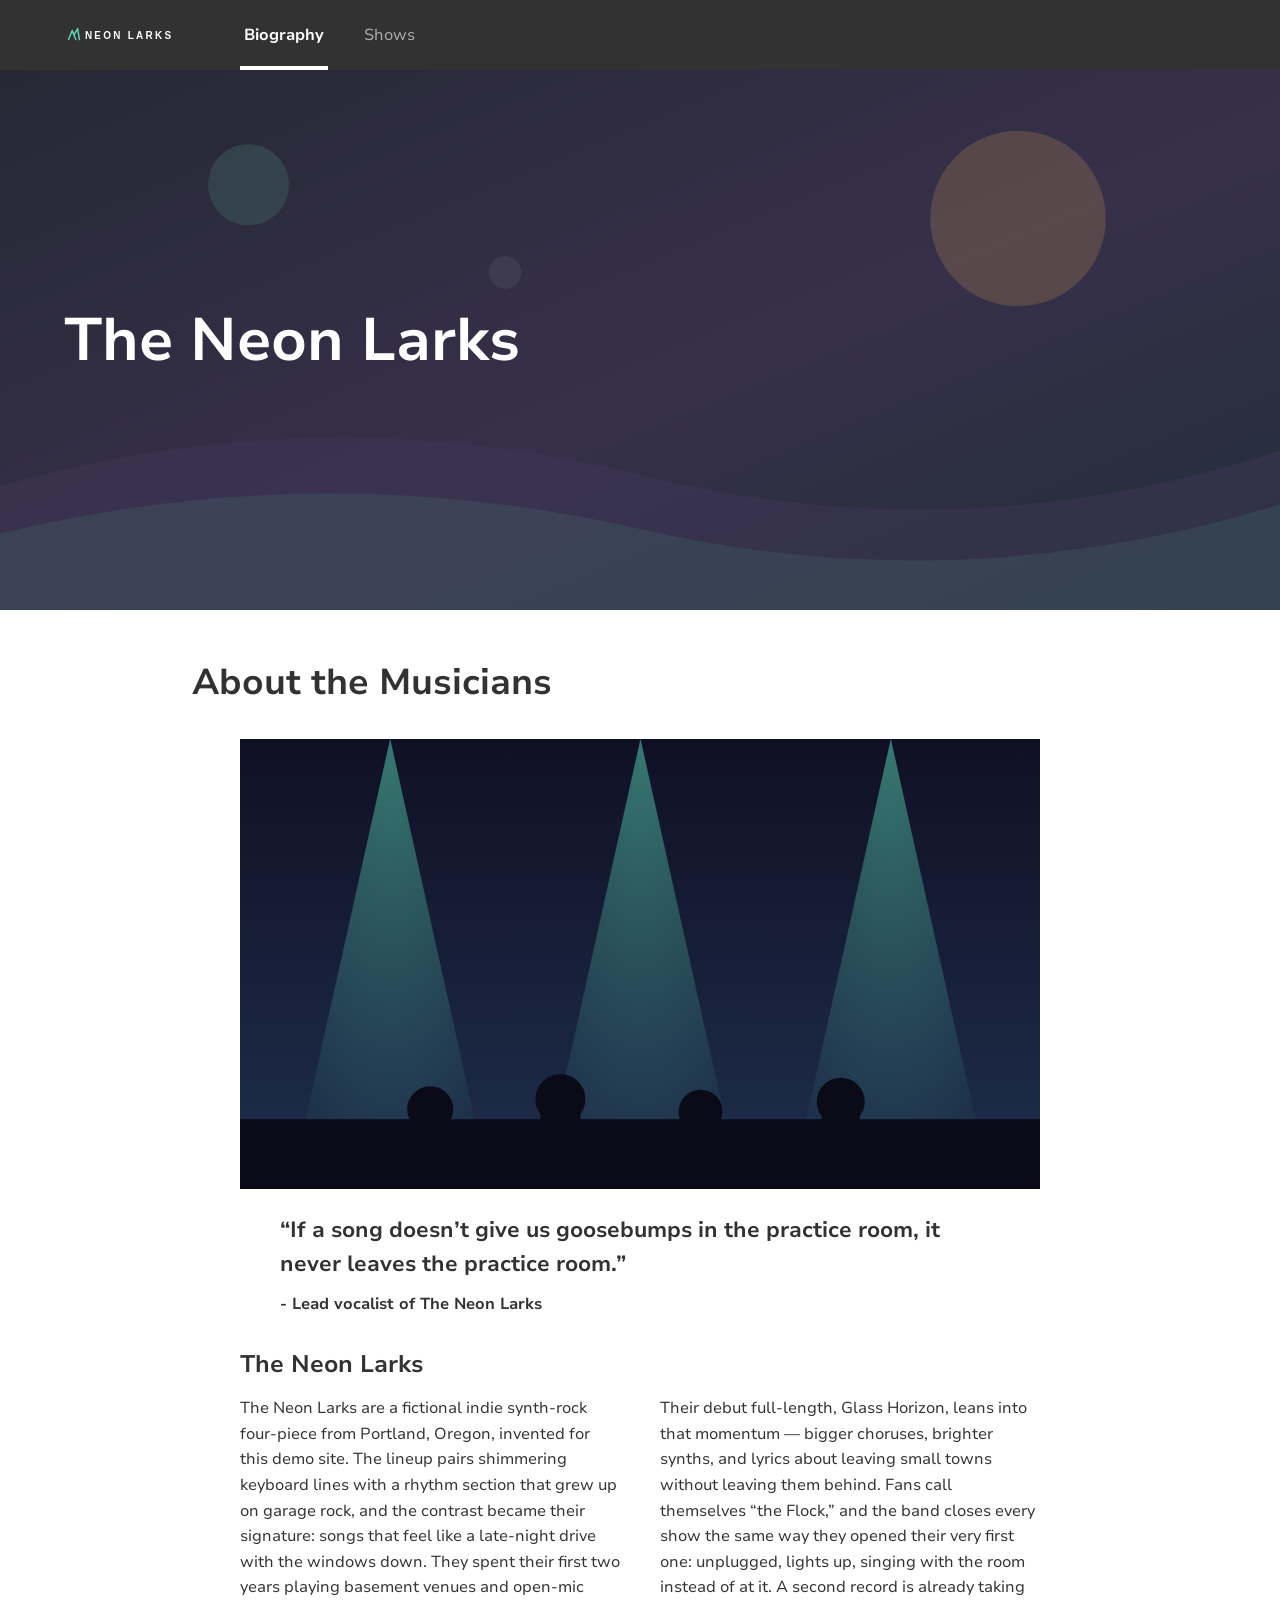
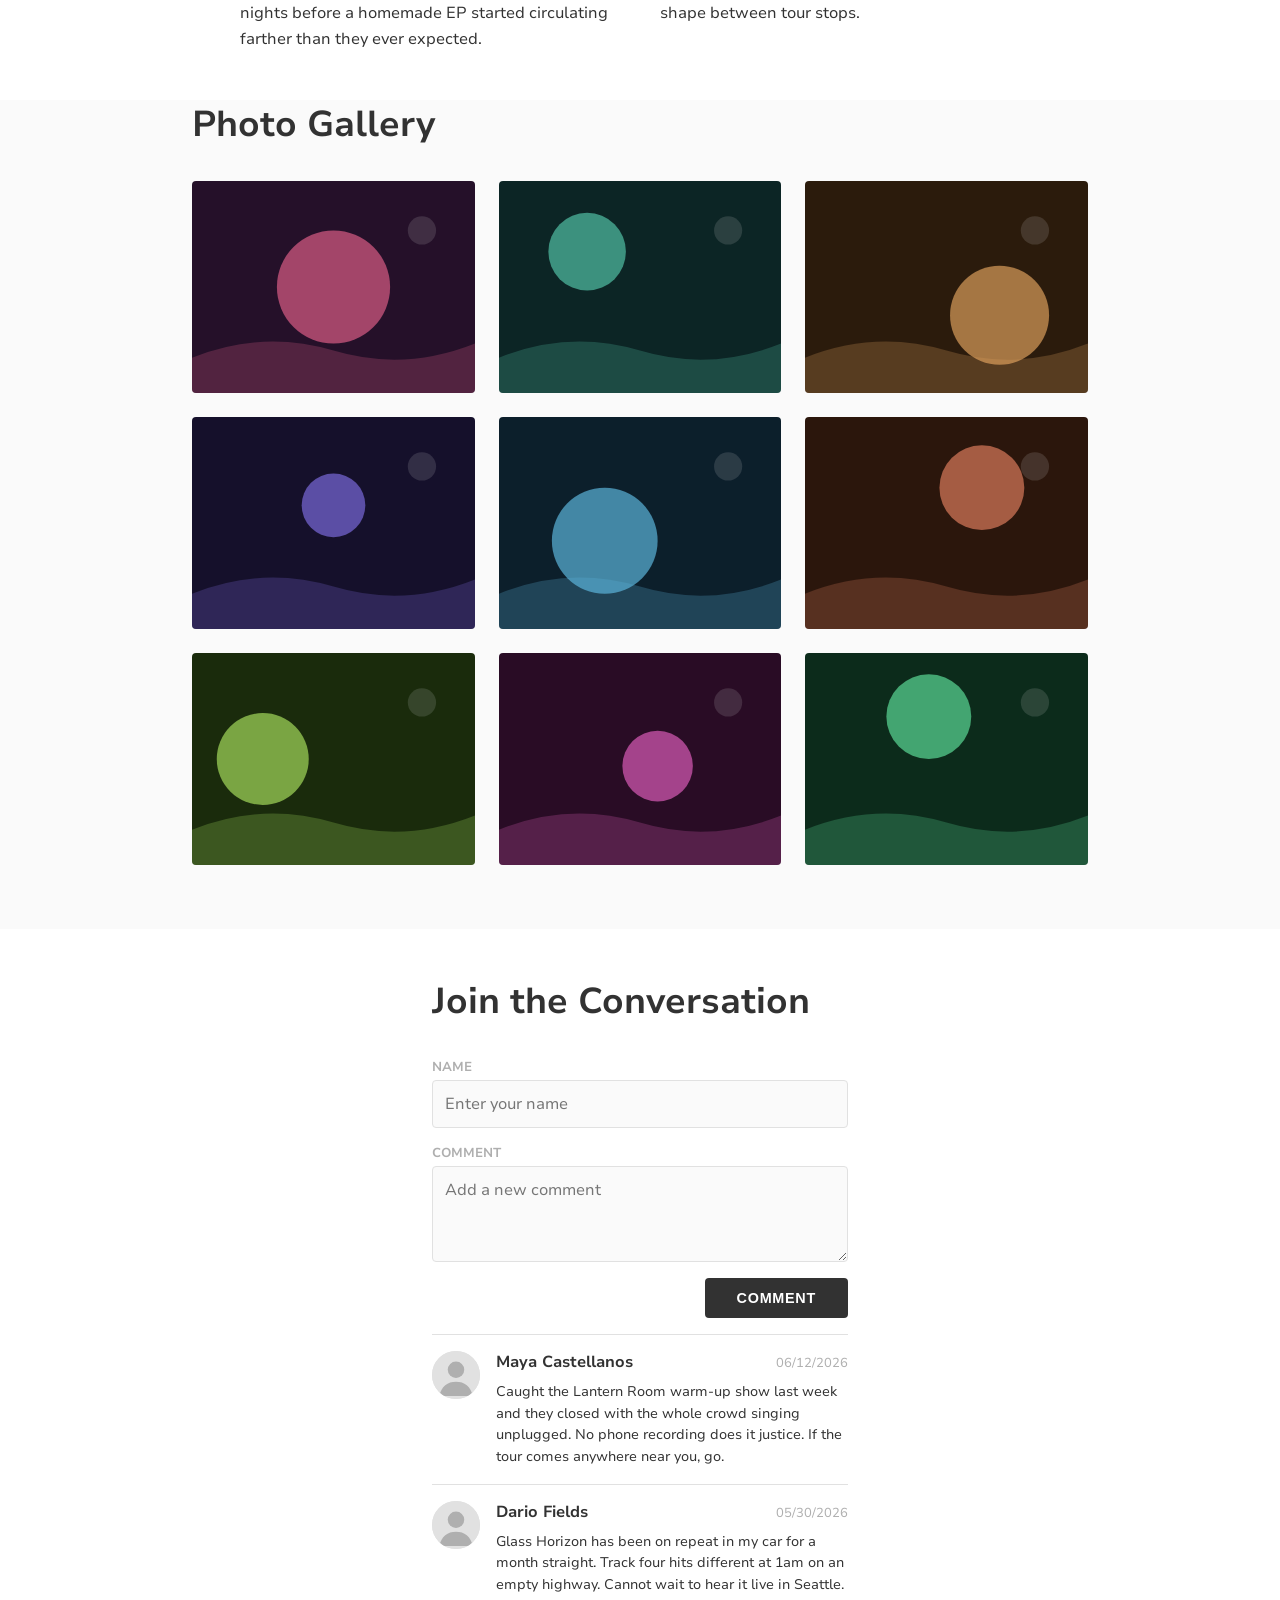
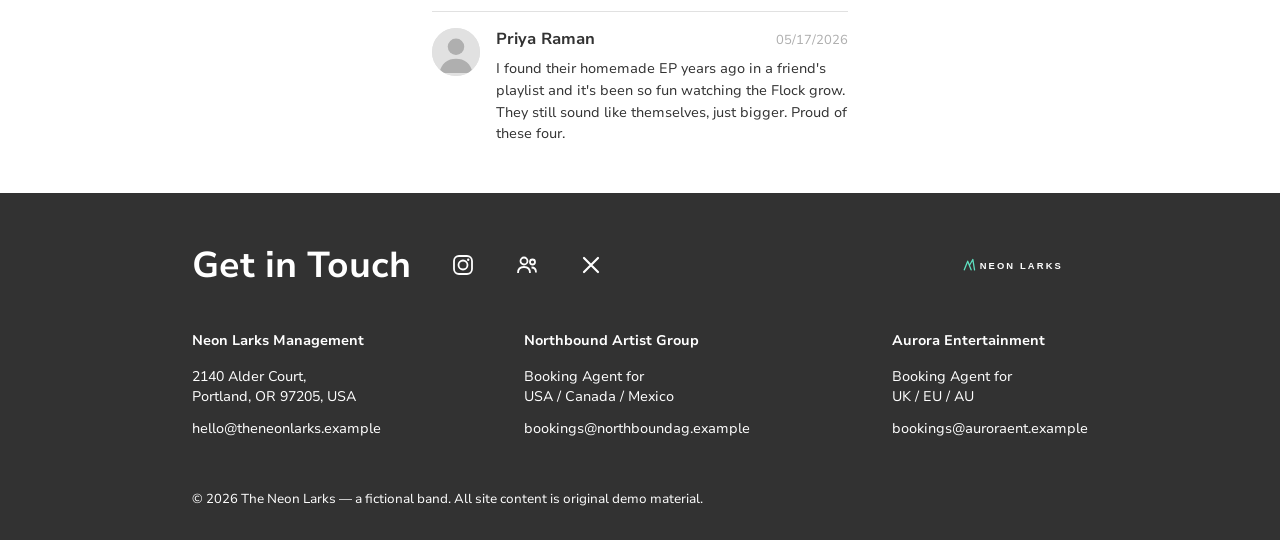
<file: index.html>
<!DOCTYPE html>
<html lang="en">

<head>
    <meta charset="UTF-8">
    <meta name="viewport" content="width=device-width, initial-scale=1.0">
    <meta name="author" content="Emerson Guimaraes">
    <meta name="description" content="The Neon Larks — a fictional demo band site. Biography, gallery, and fan conversation.">
    <title>The Neon Larks | Biography</title>
    <link rel="icon" href="./assets/logos/logo-neonlarks.svg" type="image/svg+xml">
    <link rel="stylesheet" href="./styles/global.css">
    <link rel="stylesheet" href="./styles/bio.css">
</head>

<body>
    <header>
        <nav class="header-nav">
            <a href="./index.html" class="header-logo">
                <img src="./assets/logos/logo-neonlarks.svg" alt="Neon Larks logo" class="header-logo-image">
            </a>
            <ul class="header-nav-links">
                <li class="active"><a href="./index.html">Biography</a></li>
                <li><a href="./pages/shows.html">Shows</a></li>
            </ul>
        </nav>
        <section class="hero">
            <img src="./assets/images/hero-bio.svg" alt="Abstract night-sky artwork" class="hero-bg">
            <h1 class="hero-title">The Neon Larks</h1>
        </section>
    </header>

    <main>
        <section id="musicians" class="container">
            <h2 class="section-title">About the Musicians</h2>
            <div class="musicians-content">
                <img src="./assets/images/band.svg" alt="Abstract stage artwork with light beams" class="band-show-image">
                <blockquote class="band-quote">
                    <p class="band-quote-text">
                        “If a song doesn’t give us goosebumps in the practice room,
                        it never leaves the practice room.”
                    </p>
                    <footer class="band-quote-author">
                        - Lead vocalist of The Neon Larks
                    </footer>
                </blockquote>
                <article class="band-bio">
                    <h3>The Neon Larks</h3>
                    <div class="band-bio-text">
                        <p>
                            The Neon Larks are a fictional indie synth-rock four-piece
                            from Portland, Oregon, invented for this demo site. The
                            lineup pairs shimmering keyboard lines with a rhythm section
                            that grew up on garage rock, and the contrast became their
                            signature: songs that feel like a late-night drive with the
                            windows down. They spent their first two years playing
                            basement venues and open-mic nights before a homemade EP
                            started circulating farther than they ever expected.
                        </p>
                        <p>
                            Their debut full-length, Glass Horizon, leans into that
                            momentum — bigger choruses, brighter synths, and lyrics
                            about leaving small towns without leaving them behind.
                            Fans call themselves “the Flock,” and the band closes every
                            show the same way they opened their very first one: unplugged,
                            lights up, singing with the room instead of at it. A second
                            record is already taking shape between tour stops.
                        </p>
                    </div>
                </article>
            </div>
        </section>

        <section class="photo-gallery">
            <div class="container">
                <h2 class="section-title">Photo Gallery</h2>
                <div class="gallery-grid">
                    <img src="./assets/images/gallery-1.svg" alt="Abstract placeholder artwork 1">
                    <img src="./assets/images/gallery-2.svg" alt="Abstract placeholder artwork 2">
                    <img src="./assets/images/gallery-3.svg" alt="Abstract placeholder artwork 3">
                    <img src="./assets/images/gallery-4.svg" alt="Abstract placeholder artwork 4">
                    <img src="./assets/images/gallery-5.svg" alt="Abstract placeholder artwork 5">
                    <img src="./assets/images/gallery-6.svg" alt="Abstract placeholder artwork 6">
                    <img src="./assets/images/gallery-7.svg" alt="Abstract placeholder artwork 7">
                    <img src="./assets/images/gallery-8.svg" alt="Abstract placeholder artwork 8">
                    <img src="./assets/images/gallery-9.svg" alt="Abstract placeholder artwork 9">
                </div>
            </div>
        </section>

        <section id="comments-section">
            <div class="comments-section-container">
                <h2 class="section-title">Join the Conversation</h2>
                <form id="comment-form">
                    <label for="name">NAME</label>
                    <input type="text" id="name" name="name" placeholder="Enter your name" required>
                    <label for="comment">COMMENT</label>
                    <textarea id="comment" name="comment" placeholder="Add a new comment" required></textarea>
                    <button type="submit">COMMENT</button>
                </form>
                <div id="comments-default-list"></div>
            </div>
        </section>
    </main>

    <footer class="footer">
        <div class="container">
            <div class="footer-top">
                <h2>Get in Touch</h2>
                <div class="footer-social-icons">
                    <a href="https://www.instagram.com/" class="footer-icon" aria-label="Instagram">
                        <img src="./assets/icons/icon-camera.svg" alt="Instagram">
                    </a>
                    <a href="https://www.facebook.com/" class="footer-icon" aria-label="Facebook">
                        <img src="./assets/icons/icon-people.svg" alt="Facebook">
                    </a>
                    <a href="https://www.x.com/" class="footer-icon" aria-label="X">
                        <img src="./assets/icons/icon-x.svg" alt="X">
                    </a>
                </div>
                <a href="./index.html" class="footer-logo">
                    <img src="./assets/logos/logo-neonlarks.svg" alt="Neon Larks logo" class="footer-logo-image">
                </a>
            </div>

            <div class="footer-contact-info">
                <div class="footer-column">
                    <h3>Neon Larks Management</h3>
                    <p>2140 Alder Court,<br>Portland, OR 97205, USA</p>
                    <p><a href="mailto:hello@theneonlarks.example">hello@theneonlarks.example</a></p>
                </div>

                <div class="footer-column">
                    <h3>Northbound Artist Group</h3>
                    <p>Booking Agent for<br>USA / Canada / Mexico</p>
                    <p><a href="mailto:bookings@northboundag.example">bookings@northboundag.example</a></p>
                </div>

                <div class="footer-column">
                    <h3>Aurora Entertainment</h3>
                    <p>Booking Agent for<br>UK / EU / AU</p>
                    <p><a href="mailto:bookings@auroraent.example">bookings@auroraent.example</a></p>
                </div>
            </div>

            <p class="footer-copyright">© 2026 The Neon Larks — a fictional band. All site content is original demo material.</p>
        </div>
    </footer>

    <script src="./scripts/index-page.js"></script>
</body>

</html>
</file>
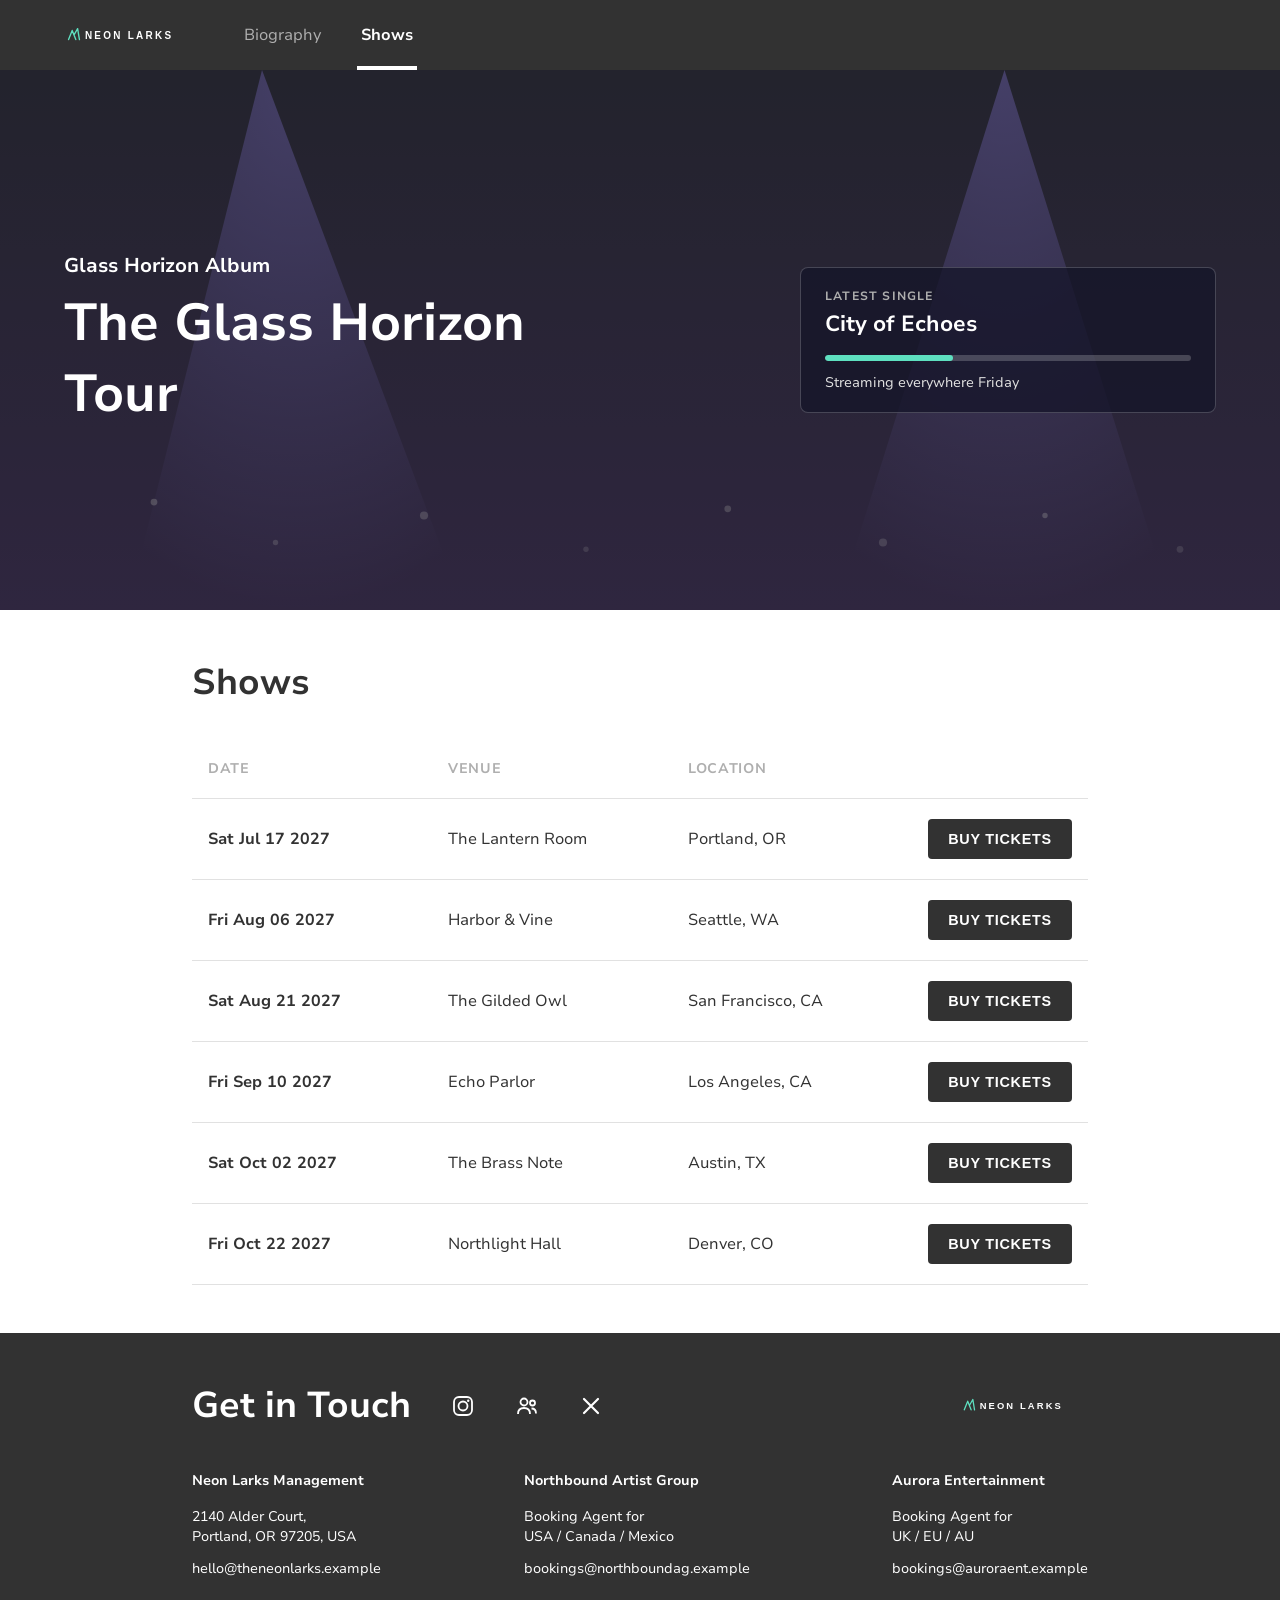
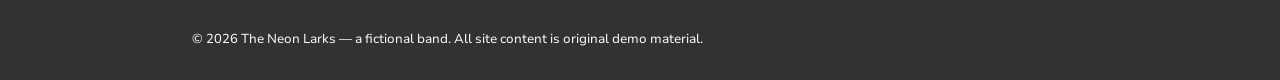
<file: pages/shows.html>
<!DOCTYPE html>
<html lang="en">

<head>
    <meta charset="UTF-8">
    <meta name="viewport" content="width=device-width, initial-scale=1.0">
    <meta name="author" content="Emerson Guimaraes">
    <meta name="description" content="Upcoming shows and tickets for The Neon Larks — a fictional demo band site.">
    <title>The Neon Larks | Shows</title>
    <link rel="icon" href="../assets/logos/logo-neonlarks.svg" type="image/svg+xml">
    <link rel="stylesheet" href="../styles/global.css">
    <link rel="stylesheet" href="../styles/shows.css">
</head>

<body>
    <header>
        <nav class="header-nav">
            <a href="../index.html" class="header-logo">
                <img src="../assets/logos/logo-neonlarks.svg" alt="Neon Larks logo" class="header-logo-image">
            </a>
            <ul class="header-nav-links">
                <li><a href="../index.html">Biography</a></li>
                <li class="active"><a href="./shows.html">Shows</a></li>
            </ul>
        </nav>

        <section class="hero hero--shows">
            <img src="../assets/images/hero-shows.svg" alt="Abstract stage-lights artwork" class="hero-bg">
            <div class="hero-content">
                <p class="hero-eyebrow">Glass Horizon Album</p>
                <h1 class="hero-title">The Glass Horizon Tour</h1>
            </div>
            <div class="hero-player">
                <p class="player-label">Latest Single</p>
                <p class="player-track">City of Echoes</p>
                <div class="player-bar"><span></span></div>
                <p class="player-note">Streaming everywhere Friday</p>
            </div>
        </section>
    </header>

    <main>
        <section id="shows" class="shows-section container">
            <h2>Shows</h2>
            <div class="show-header" aria-hidden="true">
                <p class="show-cell">Date</p>
                <p class="show-cell">Venue</p>
                <p class="show-cell">Location</p>
                <p class="show-cell"></p>
            </div>
            <div id="shows-list" class="shows-list"></div>
        </section>
    </main>

    <footer class="footer">
        <div class="container">
            <div class="footer-top">
                <h2>Get in Touch</h2>
                <div class="footer-social-icons">
                    <a href="https://www.instagram.com/" class="footer-icon" aria-label="Instagram">
                        <img src="../assets/icons/icon-camera.svg" alt="Instagram">
                    </a>
                    <a href="https://www.facebook.com/" class="footer-icon" aria-label="Facebook">
                        <img src="../assets/icons/icon-people.svg" alt="Facebook">
                    </a>
                    <a href="https://www.x.com/" class="footer-icon" aria-label="X">
                        <img src="../assets/icons/icon-x.svg" alt="X">
                    </a>
                </div>
                <a href="../index.html" class="footer-logo">
                    <img src="../assets/logos/logo-neonlarks.svg" alt="Neon Larks logo" class="footer-logo-image">
                </a>
            </div>

            <div class="footer-contact-info">
                <div class="footer-column">
                    <h3>Neon Larks Management</h3>
                    <p>2140 Alder Court,<br>Portland, OR 97205, USA</p>
                    <p><a href="mailto:hello@theneonlarks.example">hello@theneonlarks.example</a></p>
                </div>

                <div class="footer-column">
                    <h3>Northbound Artist Group</h3>
                    <p>Booking Agent for<br>USA / Canada / Mexico</p>
                    <p><a href="mailto:bookings@northboundag.example">bookings@northboundag.example</a></p>
                </div>

                <div class="footer-column">
                    <h3>Aurora Entertainment</h3>
                    <p>Booking Agent for<br>UK / EU / AU</p>
                    <p><a href="mailto:bookings@auroraent.example">bookings@auroraent.example</a></p>
                </div>
            </div>

            <p class="footer-copyright">© 2026 The Neon Larks — a fictional band. All site content is original demo material.</p>
        </div>
    </footer>

    <script src="../scripts/build-shows-page.js"></script>
</body>

</html>
</file>
<file: styles/global.css>
/* ==========================================================================
   Global styles — fonts, variables, header, hero, footer
   Mobile-first: base styles target phones, min-width queries scale up.
   Breakpoints: 768px (tablet), 1280px (desktop)
   ========================================================================== */

/* Fonts */
@font-face {
  font-family: "NunitoSans";
  font-style: normal;
  font-weight: 400;
  src: url("../assets/fonts/NunitoSans-Regular.woff2") format("woff2"),
    url("../assets/fonts/NunitoSans-Regular.woff") format("woff");
}

@font-face {
  font-family: "NunitoSans";
  font-style: normal;
  font-weight: 500;
  src: url("../assets/fonts/NunitoSans-Medium.woff2") format("woff2"),
    url("../assets/fonts/NunitoSans-Medium.woff") format("woff");
}

@font-face {
  font-family: "NunitoSans";
  font-style: normal;
  font-weight: 700;
  src: url("../assets/fonts/NunitoSans-Bold.woff2") format("woff2"),
    url("../assets/fonts/NunitoSans-Bold.woff") format("woff");
}

/* Variables */
:root {
  --color-black: #323232;
  --color-silver: #afafaf;
  --color-white: #ffffff;
  --color-dark-black: #000000;
  --color-mercury: #e1e1e1;
  --color-alabaster: #fafafa;

  --container-max: 64rem;
  --page-padding: 1rem;
}

@media (min-width: 768px) {
  :root {
    --page-padding: 2.25rem;
  }
}

@media (min-width: 1280px) {
  :root {
    --page-padding: 4rem;
  }
}

/* Reset */
*,
*::before,
*::after {
  box-sizing: border-box;
}

body {
  margin: 0;
  font-family: "NunitoSans", sans-serif;
  color: var(--color-black);
}

img {
  max-width: 100%;
  display: block;
}

/* Container: centers page sections */
.container {
  max-width: var(--container-max);
  margin: 0 auto;
  padding-left: var(--page-padding);
  padding-right: var(--page-padding);
}

/* ==========================================================================
   Header / nav
   ========================================================================== */
.header-nav {
  background-color: var(--color-black);
  display: flex;
  flex-direction: column;
  align-items: center;
}

.header-logo {
  display: flex;
  padding-top: 1rem;
}

.header-logo-image {
  width: 7.5rem;
}

.header-nav-links {
  list-style: none;
  display: flex;
  width: 100%;
  margin: 0;
  padding: 0;
}

.header-nav-links li {
  flex: 1;
  text-align: center;
  position: relative;
}

.header-nav-links a {
  display: block;
  padding: 1rem 0 0.75rem;
  color: var(--color-silver);
  text-decoration: none;
  border-bottom: 0.25rem solid transparent;
}

.header-nav-links li:hover a,
.header-nav-links li.active a {
  color: var(--color-white);
  font-weight: 700;
  border-bottom-color: var(--color-white);
}

@media (min-width: 768px) {
  .header-nav {
    flex-direction: row;
    padding: 0 var(--page-padding);
    gap: 2.5rem;
  }

  .header-logo {
    padding: 0;
  }

  .header-logo-image {
    width: 8.5rem;
  }

  .header-nav-links {
    width: auto;
    gap: 2rem;
  }

  .header-nav-links li {
    flex: none;
  }

  .header-nav-links a {
    padding: 1.5rem 0.25rem calc(1.5rem - 0.25rem);
  }
}

/* ==========================================================================
   Hero
   ========================================================================== */
.hero {
  position: relative;
  display: flex;
  flex-direction: column;
  justify-content: center;
  min-height: 40vh;
  padding: 2rem var(--page-padding);
  color: var(--color-white);
  overflow: hidden;
}

.hero-bg {
  position: absolute;
  inset: 0;
  width: 100%;
  height: 100%;
  object-fit: cover;
  z-index: 0;
}

/* Dark overlay so text stays readable on any image */
.hero::before {
  content: "";
  position: absolute;
  inset: 0;
  background-color: rgba(50, 50, 50, 0.5);
  z-index: 1;
}

.hero > :not(.hero-bg) {
  position: relative;
  z-index: 2;
}

.hero-title {
  margin: 0;
  font-size: 1.9rem;
  font-weight: 700;
}

@media (min-width: 768px) {
  .hero {
    min-height: 50vh;
  }

  .hero-title {
    font-size: 3.75rem;
  }
}

@media (min-width: 1280px) {
  .hero {
    min-height: 60vh;
  }
}

/* ==========================================================================
   Footer
   ========================================================================== */
.footer {
  background-color: var(--color-black);
  color: var(--color-white);
  padding: 2rem 0 1rem;
  font-size: 0.9rem;
}

.footer-top {
  display: flex;
  flex-direction: column;
  gap: 1rem;
}

.footer-top h2 {
  margin: 0;
  font-size: 1.75rem;
}

.footer-social-icons {
  display: flex;
  gap: 2.5rem;
  align-items: center;
}

.footer-social-icons img {
  width: 1.5rem;
  height: 1.5rem;
}

.footer-logo-image {
  width: 8rem;
}

.footer-contact-info {
  display: flex;
  flex-direction: column;
  gap: 1rem;
  margin: 1.5rem 0;
}

.footer-column h3 {
  margin: 0 0 1rem;
  font-size: 0.9rem;
  font-weight: 700;
}

.footer-column p {
  margin: 0 0 0.75rem;
  line-height: 1.4;
}

.footer-column a {
  color: var(--color-white);
  text-decoration: none;
}

.footer-column a:hover {
  text-decoration: underline;
}

.footer-copyright {
  margin: 1.5rem 0 0;
  font-size: 0.8rem;
}

@media (min-width: 768px) {
  .footer {
    padding: 3rem 0 2rem;
  }

  .footer-top {
    flex-direction: row;
    align-items: center;
    gap: 2.5rem;
  }

  .footer-top h2 {
    font-size: 2.25rem;
  }

  /* Push the brand logo to the far right of the top row */
  .footer-logo {
    margin-left: auto;
  }

  .footer-contact-info {
    flex-direction: row;
    justify-content: space-between;
    gap: 2rem;
    margin: 2.5rem 0;
  }

  .footer-column {
    max-width: 15rem;
  }
}
</file>
<file: styles/bio.css>
/* ==========================================================================
   Biography page (index.html)
   ========================================================================== */

.section-title {
  font-size: 1.5rem;
  font-weight: 700;
  margin: 1.5rem 0 1rem;
}

@media (min-width: 768px) {
  .section-title {
    font-size: 2.25rem;
    margin: 3rem 0 2rem;
  }
}

/* --- About the Musicians --- */
.musicians-content {
  margin-bottom: 2rem;
}

.band-show-image {
  width: 100%;
  aspect-ratio: 16 / 9;
  object-fit: cover;
  margin-bottom: 1.5rem;
}

.band-quote {
  font-weight: 700;
  font-size: 1rem;
  line-height: 1.5;
}

.band-quote-text {
  margin: 0 0 0.75rem;
}

.band-quote-author {
  font-size: 0.9rem;
}

.band-bio {
  margin-top: 2rem;
}

.band-bio h3 {
  margin: 0 0 1rem;
  font-size: 1.125rem;
  font-weight: 700;
}

.band-bio-text p {
  margin: 0 0 1.5rem;
  line-height: 1.6;
}

@media (min-width: 768px) {
  /* Inset the article content relative to the section title, per mockup */
  .musicians-content {
    padding: 0 3rem;
  }

  .band-quote {
    font-size: 1.4rem;
    max-width: 46rem;
  }

  .band-quote-author {
    font-size: 1rem;
  }

  .band-bio h3 {
    font-size: 1.5rem;
  }

  /* Two-column bio text */
  .band-bio-text {
    display: grid;
    grid-template-columns: 1fr 1fr;
    gap: 2.5rem;
  }

  .band-bio-text p {
    margin: 0;
  }
}

/* --- Photo Gallery --- */
.photo-gallery {
  background-color: var(--color-alabaster);
  padding-bottom: 1rem;
}

.gallery-grid {
  display: grid;
  grid-template-columns: 1fr;
  gap: 1rem;
  padding-bottom: 1rem;
}

.gallery-grid img {
  width: 100%;
  border-radius: 0.25rem;
  /* Subtle brighten on hover */
  filter: brightness(0.85);
  transition: filter 0.3s ease;
}

.gallery-grid img:hover {
  filter: brightness(1.1);
}

@media (min-width: 768px) {
  .photo-gallery {
    padding-bottom: 2rem;
  }

  .gallery-grid {
    grid-template-columns: repeat(3, 1fr);
    gap: 1.5rem;
    padding-bottom: 2rem;
  }
}

/* --- Comments --- */
.comments-section-container {
  max-width: 34rem;
  margin: 0 auto;
  padding: 0 var(--page-padding) 2rem;
}

#comment-form {
  display: flex;
  flex-direction: column;
  margin-bottom: 1rem;
}

#comment-form label {
  font-size: 0.8rem;
  font-weight: 700;
  color: var(--color-silver);
  margin-bottom: 0.25rem;
}

#comment-form input,
#comment-form textarea {
  width: 100%;
  padding: 0.75rem;
  margin-bottom: 1rem;
  border: 1px solid var(--color-mercury);
  border-radius: 0.25rem;
  background-color: var(--color-alabaster);
  font-size: 1rem;
  font-family: inherit;
}

#comment-form input:focus,
#comment-form textarea:focus {
  outline: none;
  border-color: var(--color-black);
}

#comment-form textarea {
  min-height: 6rem;
  resize: vertical;
}

#comment-form button {
  align-self: stretch;
  background-color: var(--color-black);
  color: var(--color-white);
  padding: 0.75rem 2rem;
  border: none;
  border-radius: 0.25rem;
  font-size: 0.9rem;
  font-weight: 700;
  letter-spacing: 0.05em;
  cursor: pointer;
  transition: background-color 0.2s ease;
}

#comment-form button:hover {
  background-color: var(--color-dark-black);
}

.comment {
  display: flex;
  align-items: flex-start;
  gap: 1rem;
  padding: 1rem 0;
  border-top: 1px solid var(--color-mercury);
}

.comment img {
  width: 3rem;
  height: 3rem;
  border-radius: 50%;
  object-fit: cover;
  flex-shrink: 0;
  background-color: var(--color-mercury);
}

.comment-body {
  flex: 1;
}

.comment-header {
  display: flex;
  justify-content: space-between;
  align-items: baseline;
  gap: 1rem;
}

.comment h3 {
  margin: 0;
  font-size: 1rem;
  font-weight: 700;
}

.comment small {
  font-size: 0.8rem;
  color: var(--color-silver);
}

.comment p {
  margin: 0.5rem 0 0;
  font-size: 0.9rem;
  line-height: 1.5;
}

@media (min-width: 768px) {
  #comment-form button {
    align-self: flex-end;
  }
}
</file>
<file: styles/shows.css>
/* ==========================================================================
   Shows page
   ========================================================================== */

/* --- Hero: title + latest-single card --- */
.hero--shows {
  gap: 2rem;
  padding-top: 3rem;
  padding-bottom: 3rem;
}

.hero-eyebrow {
  margin: 0 0 0.5rem;
  font-size: 0.9rem;
  font-weight: 700;
}

.hero--shows .hero-title {
  font-size: 1.6rem;
}

/* "Latest single" card (self-contained, no third-party embed) */
.hero-player {
  width: 100%;
  max-width: 26rem;
  padding: 1.25rem 1.5rem;
  background-color: rgba(20, 20, 40, 0.75);
  border: 1px solid rgba(255, 255, 255, 0.2);
  border-radius: 0.5rem;
}

.player-label {
  margin: 0 0 0.25rem;
  font-size: 0.75rem;
  font-weight: 700;
  text-transform: uppercase;
  letter-spacing: 0.1em;
  color: var(--color-silver);
}

.player-track {
  margin: 0 0 1rem;
  font-size: 1.4rem;
  font-weight: 700;
}

.player-bar {
  height: 0.375rem;
  border-radius: 0.25rem;
  background-color: rgba(255, 255, 255, 0.2);
  overflow: hidden;
  margin-bottom: 0.75rem;
}

.player-bar span {
  display: block;
  width: 35%;
  height: 100%;
  border-radius: 0.25rem;
  background-color: #5ee0c0;
}

.player-note {
  margin: 0;
  font-size: 0.85rem;
  color: var(--color-mercury);
}

@media (min-width: 768px) {
  .hero--shows {
    flex-direction: row;
    align-items: center;
    justify-content: space-between;
    gap: 3rem;
  }

  .hero--shows .hero-title {
    font-size: 2.5rem;
  }

  .hero-eyebrow {
    font-size: 1.25rem;
  }

  .hero-content {
    max-width: 32rem;
  }

  .hero-player {
    flex-shrink: 0;
  }
}

@media (min-width: 1280px) {
  .hero--shows .hero-title {
    font-size: 3.25rem;
  }
}

/* --- Shows list --- */
.shows-section {
  padding-top: 1rem;
  padding-bottom: 3rem;
}

.shows-section h2 {
  font-size: 1.5rem;
  margin: 1rem 0 1.5rem;
}

/* Shared grid template keeps the header and every row perfectly aligned */
.show-header,
.show-item {
  display: grid;
  grid-template-columns: 1fr;
  gap: 0.5rem;
  padding: 1rem 0.5rem;
}

/* Column headers: hidden on mobile (each cell carries its own label) */
.show-header {
  display: none;
  color: var(--color-silver);
}

.show-header p {
  margin: 0;
}

.show-header {
  font-size: 0.85rem;
  font-weight: 700;
  text-transform: uppercase;
  letter-spacing: 0.05em;
  padding-bottom: 0.5rem;
}

.show-item {
  border-bottom: 1px solid var(--color-mercury);
  cursor: pointer;
  transition: background-color 0.2s ease;
}

.show-item:first-of-type {
  border-top: 1px solid var(--color-mercury);
}

.show-item:hover {
  background-color: var(--color-alabaster);
}

.show-item.selected {
  background-color: var(--color-mercury);
}

/* Per-cell label, mobile only */
.show-cell-label {
  display: block;
  color: var(--color-silver);
  font-size: 0.8rem;
  font-weight: 700;
  text-transform: uppercase;
  letter-spacing: 0.05em;
  margin-bottom: 0.25rem;
}

.show-cell p {
  margin: 0;
  font-size: 1rem;
}

.show-cell--date p {
  font-weight: 700;
}

.buy-tickets {
  width: 100%;
  margin-top: 0.75rem;
  padding: 0.75rem 1rem;
  white-space: nowrap;
  border: none;
  border-radius: 0.25rem;
  background-color: var(--color-black);
  color: var(--color-white);
  font-size: 0.9rem;
  font-weight: 700;
  letter-spacing: 0.05em;
  cursor: pointer;
  transition: background-color 0.2s ease;
}

.buy-tickets:hover {
  background-color: var(--color-dark-black);
}

@media (min-width: 768px) {
  .shows-section h2 {
    font-size: 2.25rem;
    margin: 2rem 0;
  }

  .show-header,
  .show-item {
    grid-template-columns: 1.2fr 1.2fr 1.2fr 9rem;
    gap: 1.5rem;
    align-items: center;
    padding: 1.25rem 1rem;
  }

  .show-header {
    display: grid;
  }

  /* Desktop/tablet get column headers instead of per-cell labels */
  .show-cell-label {
    display: none;
  }

  .buy-tickets {
    width: auto;
    margin-top: 0;
  }
}
</file>
